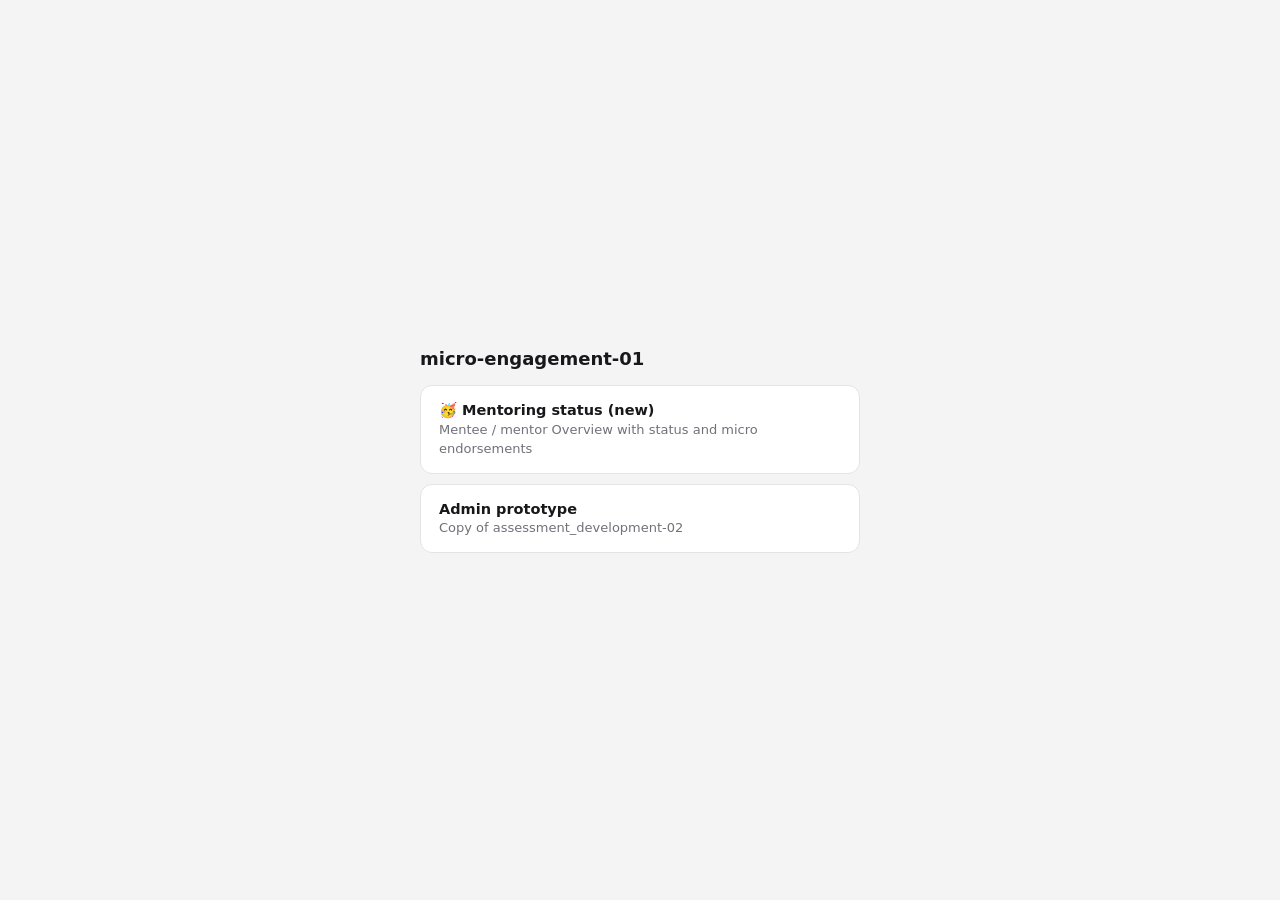
<file: index.html>
<!DOCTYPE html>
<html lang="en">
<head>
<meta charset="utf-8">
<meta name="viewport" content="width=device-width, initial-scale=1">
<title>Micro engagement</title>
<style>
  body{margin:0;min-height:100vh;display:flex;align-items:center;justify-content:center;background:#f4f4f5;font-family:Inter,ui-sans-serif,system-ui,sans-serif;color:#18181b;padding:16px;box-sizing:border-box;}
  main{width:440px;max-width:100%;display:flex;flex-direction:column;gap:10px;}
  h1{font-size:18px;margin:0 0 6px;}
  a{display:block;background:#fff;border:1px solid #e4e4e7;border-radius:12px;padding:16px 18px;text-decoration:none;color:inherit;}
  a:hover{border-color:#f97316;}
  b{display:block;font-size:14.5px;}
  span{font-size:13px;color:#71717a;}
</style>
</head>
<body>
<main>
  <h1>micro-engagement-01</h1>
  <a href="uploads/micro-engagement-01/Mentoring.html"><b>🥳 Mentoring status (new)</b><span>Mentee / mentor Overview with status and micro endorsements</span></a>
  <a href="uploads/micro-engagement-01/Pack%20Platform.dc.html"><b>Admin prototype</b><span>Copy of assessment_development-02</span></a>
</main>
</body>
</html>
</file>
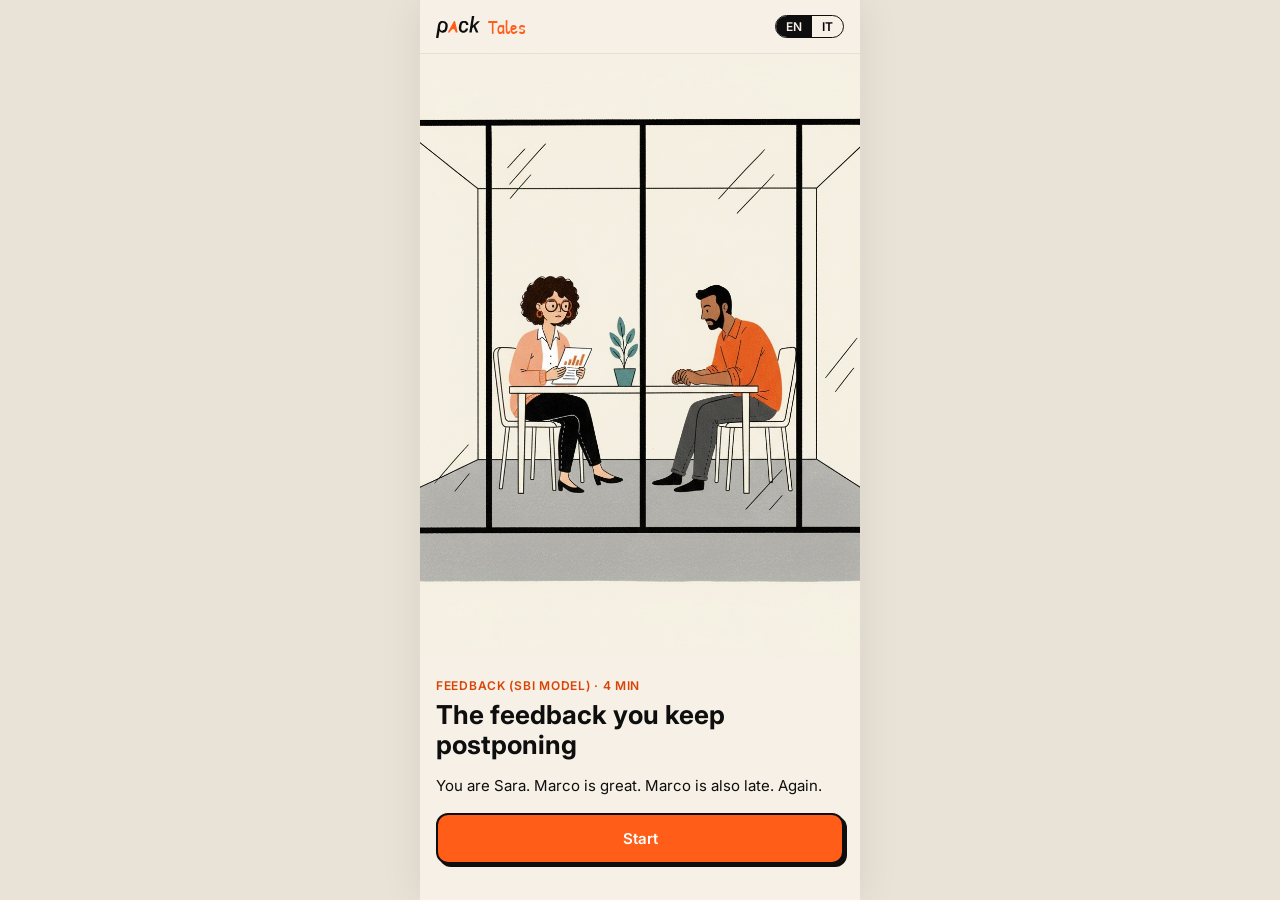
<file: prototype/index.html>
<!doctype html>
<html lang="en">
	<head>
		<meta charset="utf-8" />
		<meta name="viewport" content="width=device-width, initial-scale=1" />
		<title>PackTales</title>
		<link rel="preconnect" href="https://fonts.googleapis.com" />
		<link rel="preconnect" href="https://fonts.gstatic.com" crossorigin />
		<link
			href="https://fonts.googleapis.com/css2?family=Inter:wght@400;500;600;700&family=Patrick+Hand&display=swap"
			rel="stylesheet"
		/>
		<link rel="stylesheet" href="styles.css" />
	</head>
	<body>
		<div id="app" class="phone"></div>
		<script src="story.js"></script>
		<script src="app.js"></script>
	</body>
</html>
</file>
<file: prototype/styles.css>
:root {
	--pack-orange: #ff5d18;
	--pack-orange-dark: #d94306;
	--pack-peach: #ffe8d9;
	--ink: #0e0e0e;
	--paper: #f6f0e6;
	--surface: #ffffff;
	--muted: #6b6560;
	--line: #e7ded2;
	--teal: #4e8a86;
	--hand: 'Patrick Hand', 'Comic Sans MS', cursive;
	--sans: 'Inter', system-ui, -apple-system, sans-serif;
}

* {
	box-sizing: border-box;
}

body {
	margin: 0;
	background: #e9e2d7;
	color: var(--ink);
	font-family: var(--sans);
	font-size: 15px;
	line-height: 1.45;
}

.phone {
	max-width: 440px;
	min-height: 100vh;
	margin: 0 auto;
	background: var(--paper);
	box-shadow: 0 0 40px rgb(0 0 0 / 0.08);
}

h1,
h2 {
	margin: 0 0 8px;
	line-height: 1.15;
}

.eyebrow {
	margin: 0 0 6px;
	color: var(--pack-orange-dark);
	font-size: 12px;
	font-weight: 600;
	letter-spacing: 0.06em;
	text-transform: uppercase;
}

/* Top bar */
.topbar {
	position: sticky;
	top: 0;
	z-index: 10;
	display: flex;
	align-items: center;
	gap: 8px;
	padding: 12px 16px;
	background: rgb(246 240 230 / 0.94);
	backdrop-filter: blur(6px);
	border-bottom: 1px solid var(--line);
}

.topbar__logo {
	height: 22px;
}

.topbar__title {
	font-family: var(--hand);
	font-size: 20px;
	color: var(--pack-orange);
}

.lang {
	margin-left: auto;
	display: flex;
	border: 1px solid var(--ink);
	border-radius: 999px;
	overflow: hidden;
}

.lang button {
	border: 0;
	background: transparent;
	padding: 3px 10px;
	font: 600 12px var(--sans);
	cursor: pointer;
}

.lang button[aria-pressed='true'] {
	background: var(--ink);
	color: var(--paper);
}

.progress {
	position: absolute;
	left: 0;
	right: 0;
	bottom: -1px;
	height: 3px;
	background: transparent;
}

.progress span {
	display: block;
	height: 100%;
	background: var(--pack-orange);
	transition: width 0.4s ease;
}

/* Intro */
.intro img {
	display: block;
	width: 100%;
}

.intro__body {
	padding: 20px 16px 32px;
}

.intro__body h1 {
	font-size: 26px;
}

/* Buttons */
.button {
	display: block;
	width: 100%;
	margin-top: 16px;
	padding: 14px 16px;
	border: 2px solid var(--ink);
	border-radius: 12px;
	background: var(--pack-orange);
	color: #fff;
	font: 600 15px var(--sans);
	cursor: pointer;
	box-shadow: 3px 3px 0 var(--ink);
	transition: transform 0.1s ease, box-shadow 0.1s ease;
}

.button:active {
	transform: translate(2px, 2px);
	box-shadow: 1px 1px 0 var(--ink);
}

.button--ghost {
	background: var(--surface);
	color: var(--ink);
}

/* Strip */
.strip {
	display: flex;
	flex-direction: column;
	gap: 18px;
	padding: 18px 16px 48px;
}

.strip > .is-new {
	animation: reveal 0.45s ease both;
}

@keyframes reveal {
	from {
		opacity: 0;
		transform: translateY(12px);
	}
}

.panel {
	margin: 0;
	background: var(--surface);
	border: 2.5px solid var(--ink);
	border-radius: 4px;
	overflow: hidden;
	/* slightly irregular frame, like a hand-drawn border */
	transform: rotate(-0.25deg);
}

.panel:nth-child(even) {
	transform: rotate(0.25deg);
}

.panel img {
	display: block;
	width: 100%;
	aspect-ratio: 1184 / 864;
	object-fit: cover;
}

.panel__band {
	display: flex;
	flex-direction: column;
	gap: 10px;
	padding: 12px 12px 4px;
	background: #fbf7f1;
}

.panel__caption {
	padding: 8px 12px;
	border-top: 2.5px solid var(--ink);
	background: var(--pack-peach);
	font-family: var(--hand);
	font-size: 17px;
	line-height: 1.3;
}

/* Speech bubbles */
.bubble {
	position: relative;
	max-width: 82%;
	padding: 8px 12px;
	border: 2px solid var(--ink);
	border-radius: 18px;
	background: var(--surface);
	font-family: var(--hand);
	font-size: 18px;
	line-height: 1.25;
}

.bubble p {
	margin: 0;
}

.bubble__name {
	display: block;
	font: 600 10px var(--sans);
	letter-spacing: 0.05em;
	text-transform: uppercase;
	color: var(--muted);
}

.bubble::after {
	content: '';
	position: absolute;
	bottom: -10px;
	width: 16px;
	height: 16px;
	background: var(--surface);
	border-right: 2px solid var(--ink);
	border-bottom: 2px solid var(--ink);
}

.bubble--left {
	align-self: flex-start;
}

.bubble--left::after {
	left: 22px;
	transform: rotate(45deg) skew(10deg, 10deg);
}

.bubble--right {
	align-self: flex-end;
	background: var(--pack-peach);
}

.bubble--right::after {
	right: 22px;
	background: var(--pack-peach);
	transform: rotate(45deg) skew(10deg, 10deg);
}

.bubble--thought {
	border-style: dashed;
	border-radius: 24px;
}

.bubble--thought::after {
	width: 10px;
	height: 10px;
	bottom: -14px;
	border: 2px dashed var(--ink);
	border-radius: 50%;
	transform: none;
}

/* Choice */
.choice {
	padding: 16px;
	border: 2.5px solid var(--ink);
	border-radius: 14px;
	background: var(--surface);
	box-shadow: 4px 4px 0 var(--pack-orange);
}

.choice__prompt {
	margin: 0 0 12px;
	font-weight: 700;
	font-size: 16px;
}

.choice__option {
	display: flex;
	gap: 10px;
	align-items: flex-start;
	width: 100%;
	margin-top: 8px;
	padding: 12px;
	border: 1.5px solid var(--line);
	border-radius: 10px;
	background: var(--paper);
	color: var(--ink);
	font: 400 15px/1.4 var(--sans);
	text-align: left;
	cursor: pointer;
	transition: border-color 0.15s ease, background 0.15s ease;
}

.choice__option:hover,
.choice__option:focus-visible {
	border-color: var(--pack-orange);
	background: var(--pack-peach);
	outline: none;
}

.choice__letter {
	flex: none;
	display: grid;
	place-items: center;
	width: 24px;
	height: 24px;
	border: 1.5px solid var(--ink);
	border-radius: 50%;
	font-weight: 700;
	font-size: 12px;
}

/* Ending */
.ending {
	display: flex;
	flex-direction: column;
	gap: 14px;
	padding-top: 8px;
}

.ending h2 {
	font-size: 22px;
}

.meters {
	display: grid;
	gap: 8px;
}

.meter {
	display: grid;
	grid-template-columns: 80px 1fr;
	align-items: center;
	gap: 10px;
	font-weight: 600;
	font-size: 13px;
}

.meter__track {
	height: 10px;
	border: 1.5px solid var(--ink);
	border-radius: 999px;
	background: var(--surface);
	overflow: hidden;
}

.meter__fill {
	display: block;
	height: 100%;
	background: var(--pack-orange);
	animation: fill 0.8s ease both 0.2s;
}

@keyframes fill {
	from {
		width: 0;
	}
}

.card {
	padding: 16px;
	border: 2px solid var(--ink);
	border-radius: 14px;
	background: var(--surface);
}

.skill,
.model {
	margin: 0 0 8px;
}

.model {
	color: var(--muted);
}

.takeaways {
	margin: 0 0 16px;
	padding-left: 18px;
}

.takeaways li {
	margin-bottom: 4px;
}

.path {
	margin: 0;
	padding: 0;
	list-style: none;
	counter-reset: step;
}

.path li {
	padding: 10px 0;
	border-top: 1px solid var(--line);
}

.path p {
	margin: 0;
}

.path__prompt {
	font-size: 12px;
	color: var(--muted);
}

.path__label {
	font-family: var(--hand);
	font-size: 18px;
	line-height: 1.25;
	margin: 2px 0 4px !important;
}

.path__note {
	font-size: 14px;
}

.path__share {
	margin-top: 4px !important;
	font-size: 12px;
	color: var(--teal);
	font-weight: 600;
}

.card--reflection {
	background: var(--pack-peach);
}

.reflection__question {
	margin: 0 0 10px;
	font-family: var(--hand);
	font-size: 20px;
	line-height: 1.25;
}

.card textarea {
	width: 100%;
	padding: 10px;
	border: 1.5px solid var(--ink);
	border-radius: 10px;
	background: var(--surface);
	font: 400 15px/1.4 var(--sans);
	resize: vertical;
}

.reflection__answer {
	margin: 0;
	padding: 10px;
	border-radius: 10px;
	background: var(--surface);
	font-style: italic;
}

.session {
	margin-top: 14px;
	padding: 14px;
	border: 2px solid var(--ink);
	border-radius: 12px;
	background: var(--surface);
	animation: reveal 0.45s ease both;
}

.session__head {
	display: flex;
	align-items: center;
	gap: 12px;
}

.session__head img {
	width: 48px;
	height: 48px;
	border: 2px solid var(--ink);
	border-radius: 50%;
	object-fit: cover;
}

.session__head strong,
.session__head span {
	display: block;
}

.session__head span {
	font-size: 13px;
	color: var(--muted);
}

.session__agenda {
	margin-top: 12px;
	padding: 10px;
	border-left: 3px solid var(--pack-orange);
	background: var(--paper);
}

.session__agenda p {
	margin: 0;
	font-weight: 500;
}

.session__privacy {
	margin: 10px 0 0;
	font-size: 12px;
	color: var(--muted);
}

@media (prefers-reduced-motion: reduce) {
	* {
		animation: none !important;
		transition: none !important;
	}
}
</file>
